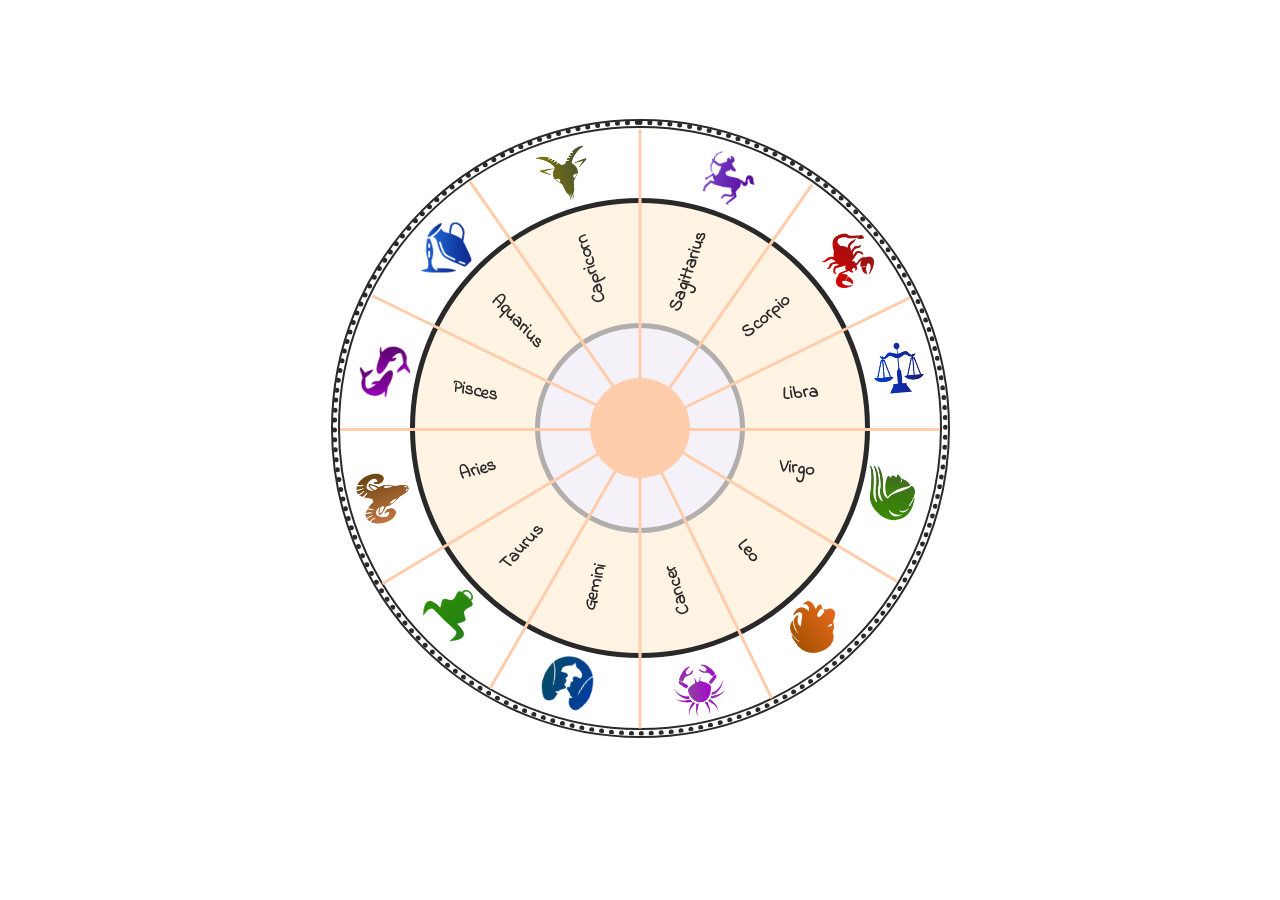
<file: index.html>
<!DOCTYPE html>
<html lang="en">

<head>
  <meta charset="UTF-8">
  <meta name="viewport" content="width=device-width, initial-scale=1.0">
  <link href="https://fonts.googleapis.com/css2?family=Indie+Flower&display=swap" rel="stylesheet">
  <title>Zodiac</title>
  <link rel="stylesheet" href="style.css">

</head>

<body>
  <section>
    <div class="roundOne">
      <div class="dottedRound">
        <div class="planeRound">
          <div class="roundThree">
            <div class="roundFour">

              <div class="roundTwo">
                <div class="lineOne">
                  <div class="symbolImg" id='libra'>
                    <a href="single.html" onclick='findImg("libra")'>
                      <img src="images/libra.png" alt="">
                    </a>
                  </div>
                  <div class="symbolText">

                    <a href="single.html" onclick='findImg("libra")'>
                      <p>Libra</p>
                    </a>
                  </div>
                </div>
                <div class="lineTwo">
                  <div class="symbolImg" id="scorpio">
                    <a href="single.html" onclick='findImg("scorpio")'>
                      <img src="images/scorpio.png" alt="">
                    </a>
                  </div>
                  <div class="symbolText">
                    <a href="single.html" onclick='findImg("scorpio")'>
                      <p>Scorpio</p>
                    </a>
                  </div>
                </div>
                <div class="lineThree">
                  <div class="symbolImg" id="sagittarius">
                    <a href="single.html" onclick='findImg("sagittarius")'>
                      <img src="images/sagittarius.png" alt="">
                    </a>
                  </div>
                  <div class="symbolText">
                    <a href="single.html" onclick='findImg("sagittarius")'>
                      <p>Sagittarius</p>
                    </a>
                  </div>
                </div>
                <div class="lineFour">
                  <div class="symbolImg" id="capricorn">
                    <a href="single.html" onclick='findImg("capricorn")'>
                      <img src="images/capricorn.png" alt="">
                    </a>
                  </div>
                  <div class="symbolText">
                    <a href="single.html" onclick='findImg("capricorn")'>
                      <p>Capricorn</p>
                    </a>
                  </div>
                </div>
                <div class="lineFive">
                  <div class="symbolImg" id="aquarius">
                    <a href="single.html" onclick='findImg("aquarius")'>
                      <img src="images/aquarius.png" alt="">
                    </a>
                  </div>
                  <div class="symbolText">
                    <a href="single.html" onclick='findImg("aquarius")'>
                      <p>Aquarius</p>
                    </a>
                  </div>
                </div>
                <div class="lineSix">
                  <div class="symbolImg" id="pisces">
                    <a href="single.html" onclick='findImg("pisces")'>
                      <img src="images/pisces.png" alt="">
                    </a>
                  </div>
                  <div class="symbolText">
                    <a href="single.html" onclick='findImg("pisces")'>
                      <p>Pisces</p>
                    </a>
                  </div>
                </div>
                <div class="lineSeven">
                  <div class="symbolImg" id="aries">
                    <a href="single.html" onclick='findImg("aries")'>
                      <img src="images/aries.png" alt="">
                    </a>
                  </div>
                  <div class="symbolText">
                    <a href="single.html" onclick='findImg("aries")'>
                      <p>Aries</p>
                    </a>
                  </div>
                </div>
                <div class="lineEight">
                  <div class="symbolImg" id="taurus">
                    <a href="single.html" onclick='findImg("taurus")'>
                      <img src="images/taurus.png" alt="">
                    </a>
                  </div>
                  <div class="symbolText">
                    <a href="single.html" onclick='findImg("taurus")'>
                      <p>Taurus</p>
                    </a>
                  </div>
                </div>
                <div class="lineNine">
                  <div class="symbolImg" id="gemini">
                    <a href="single.html" onclick='findImg("gemini")'>
                      <img src="images/gemini.png" alt="">
                    </a>
                  </div>
                  <div class="symbolText">
                    <a href="single.html" onclick='findImg("gemini")'>
                      <p>Gemini</p>
                    </a>
                  </div>
                </div>
                <div class="lineTen">
                  <div class="symbolImg" id="cancer">
                    <a href="single.html" onclick='findImg("cancer")'> <img src="images/cancer.png" alt=""></a>
                  </div>
                  <div class="symbolText">
                    <a href="single.html" onclick='findImg("cancer")'>
                      <p>Cancer</p>
                    </a>
                  </div>
                </div>
                <div class="lineEleven">
                  <div class="symbolImg" id="leo">
                    <a  href="single.html" onclick='findImg("leo")'>
                      <img src="images/leo.png" alt="">
                    </a>
                  </div>
                  <div class="symbolText">
                    <a href="single.html" onclick='findImg("leo")'>
                      <p>Leo</p>
                    </a>
                  </div>
                </div>
                <div class="lineTwelve">
                  <div class="symbolImg" id="virgo">
                    <a href="single.html" onclick='findImg("virgo")'>
                      <img src="images/virgo.png" alt="">
                    </a>
                  </div>
                  <div class="symbolText">
                    <a href="single.html" onclick='findImg("virgo")'>
                      <p>Virgo</p>
                    </a>
                  </div>
                </div>
              </div>

            </div>
          </div>
        </div>
      </div>

    </div>
  </section>
  <script src="script.js"></script>
</body>

</html>
</file>
<file: style.css>
p{
  font-family: 'Indie Flower', cursive;
  font-weight: 700;
  font-size: 18px;
}
.roundOne {
  position: relative;
  margin-left: 50%;
  transform: translate(-50%,0);
  margin-top: 10%;
  width: 600px;
  height: 600px;
  border-radius: 50%;
  background-color: #fff;
  border: 2px solid #292929;
}
.dottedRound{
  position: absolute;
  margin-left: 50%;
  margin-top: 50%;
  transform: translate(-50%, -50%);
  width: 605px;
  height: 605px;
  border-radius: 50%;
  border: 5px dotted #292929;
}
.planeRound{
  position: absolute;
  margin-left: 50%;
  margin-top: 50%;
  transform: translate(-50%, -50%);
  width: 615px;
  height: 615px;
  border-radius: 50%;
  border: 2px solid #292929;
}

.roundTwo {
  position: absolute;
  margin-left: 50%;
  margin-top: 50%;
  transform: translate(-50%, -50%);
  width: 100px;
  height: 100px;
  border-radius: 50%;
  background-color: #ffcdab;
  z-index: -100;
}

.roundThree {
  position: absolute;
  margin-left: 50%;
  margin-top: 50%;
  transform: translate(-50%, -50%);
  width: 450px;
  height: 450px;
  border-radius: 50%;
  z-index: 1;
  background-color: #fff4e3;
  border: 5px solid #292929;
}
.roundFour {
  position: absolute;
  margin-left: 50%;
  margin-top: 50%;
  transform: translate(-50%, -50%);
  width: 200px;
  height: 200px;
  border-radius: 50%;
  z-index: 1;
  background-color: #f4f2f8;
  border: 5px solid #b3aeae;
}

.roundTwo img {
  width: 50px;
  height: 50px;
}

.symbolImg {
  float: left;
}

.symbolText {
  float: left;
  padding-left: 20px;
}
.symbolText a{
text-decoration: none;
color: #292929;
}

.lineOne {
 z-index: -9999999;
  position: absolute;
  margin-left: 50%;
  margin-top: 50%;
  width: 300px;
  height: 3px;
  background-color: #ffcdab;
  transform: rotate(180deg);
}

.lineTwo {
  position: absolute;
  margin-left: 35px;
  margin-top: -16px;
  width: 300px;
  height: 3px;
  background-color: #ffcdab;;
  transform: rotate(154deg);
}

.lineThree {
  position: absolute;
  margin-left: -14px;
  margin-top: -72px;
  width: 300px;
  height: 3px;
  background-color: #ffcdab;;
  transform: rotate(125deg);
}

.lineFour {
  position: absolute;
  margin-left: -100px;
  margin-top: -100px;
  width: 300px;
  height: 3px;
  background-color: #ffcdab;
  transform: rotate(90deg);
}

.lineFive {
  position: absolute;
  margin-left: -184px;
  margin-top: -75px;
  width: 300px;
  height: 3px;
  background-color: #ffcdab;
  transform: rotate(55deg);
}

.lineSix {
  position: absolute;
  margin-left: -233px;
  margin-top: -18px;
  width: 300px;
  height: 3px;
  background-color: #ffcdab;
  transform: rotate(26deg);
}

.lineSeven {
  position: absolute;
  margin-left: -250px;
  margin-top: 50px;
  width: 300px;
  height: 3px;
  background-color: #ffcdab;
  transform: rotate(0deg);
}

.lineEight {
  position: absolute;
  margin-left: -229px;
  margin-top: 127px;
  width: 300px;
  height: 3px;
  background-color: #ffcdab;
  transform: rotate(-31deg);
}

.lineNine {
  position: absolute;
  margin-left: -175px;
  margin-top: 179px;
  width: 300px;
  height: 3px;
  background-color: #ffcdab;
  transform: rotate(-60deg);
}

.lineTen {
  position: absolute;
  margin-left: -100px;
  margin-top: 199px;
  width: 300px;
  height: 3px;
  background-color: #ffcdab;
  transform: rotate(270deg);
}

.lineEleven {
  position: absolute;
  margin-left: -34px;
  margin-top: 184px;
  width: 300px;
  height: 3px;
  background-color: #ffcdab;
  transform: rotate(244deg);
}

.lineTwelve {
  position: absolute;
  margin-left: 29px;
  margin-top: 125px;
  width: 300px;
  height: 3px;
  background-color: #ffcdab;
  transform: rotate(211deg);
}

.lineOne .symbolText{
margin-left: 56px;
margin-top: 6px;
transform: rotate(176deg);
}
.lineTwo .symbolText{
margin-left: 48px;
margin-top: 14px;
transform: rotate(166deg);
}
.lineThree .symbolText{
margin-top: 19px;
transform: rotate(164deg);
}
.lineFour .symbolText{
margin-left: -7px;
margin-top: 16px;
transform: rotate(164deg);
}
.lineFive .symbolText{
margin-left: -41px;
margin-top: 14px;
transform: rotate(-10deg);
}
.lineSix .symbolText{
margin-left: 2px;
margin-top: 14px;
transform: rotate(-15deg);
}
.lineSeven .symbolText{
transform: rotate(-16deg);
margin-top: 14px;
}
.lineEight .symbolText{
transform: rotate(-16deg);
margin-top: 14px;
margin-left: -8px;
}
.lineNine .symbolText{
transform: rotate(-16deg);
margin-top: 14px;
margin-left: -8px;
}
.lineTen .symbolText{
transform: rotate(-16deg);
margin-top: 11px;
margin-left: 4px;
}
.lineEleven .symbolText{
  margin-left: 20px;
  margin-top: 11px;
  transform: rotate(164deg);
}
.lineTwelve .symbolText{
  margin-left: 16px;
  transform: rotate(155deg);
  margin-top: 11px;
}



/* Image Rotate */

#libra{
  transform: rotate(175deg);
  padding-bottom: 35px;
  padding-right: 15px;
}

#scorpio{
  transform: rotate(-10deg);
  padding-left: 10px;
  padding-top: 40px;
}

#sagittarius{
  transform: rotate(250deg);
  padding-right: 50px;
  padding-bottom: 30px;
}

#capricorn{
  transform: rotate(255deg);
  padding-right: 60px;
  padding-bottom: 30px;
}

#aquarius{
  transform: rotate(-55deg);
  padding-right: 80px;
}

#pisces{
  transform: rotate(-125deg);
  padding-right: 40px;
  padding-bottom: 25px;
}

#aries{
  transform: rotate(-110deg);
   padding-right: 50px;
   padding-bottom: 25px;
}

#taurus{
  transform: rotate(-105deg);
  padding-bottom: 15px;
  padding-right: 50px;
}

#gemini{
  transform: rotate(-100deg);
  padding-bottom: 20px;
  padding-right: 55px;
}

#cancer{
  transform: rotate(80deg);
  padding-top: 25px;
  padding-left: 40px;
}

#leo{
  transform: rotate(-100deg);
  padding-bottom: 25px;
  padding-right: 60px;
}

#virgo{
  transform: rotate(-110deg);
  padding-bottom: 25px;
  padding-right: 60px;
}


/* responsive */
@media (max-width: 1200px) {
  
}
@media (max-width: 768px) {
  
}
@media (max-width: 668px) {
  
  p{
    font-family: 'Indie Flower', cursive;
    font-weight: bold;
    font-size: 14px;
}
  .roundOne {
    position: relative;
    /* margin-left: 35%;
    margin-top: 10%; */
    width: 310px;
    height: 310px;
    border-radius: 50%;
    background-color: #fff;
    border: 2px solid #292929;
  }
  .dottedRound{
    position: absolute;
    margin-left: 50%;
    margin-top: 50%;
    transform: translate(-50%, -50%);
    width: 314px;
    height: 314px;
    border-radius: 50%;
    border: 5px dotted #292929;
  }
  .planeRound{
    position: absolute;
    margin-left: 50%;
    margin-top: 50%;
    transform: translate(-50%, -50%);
    width: 325px;
    height: 325px;
    border-radius: 50%;
    border: 2px solid #292929;
  }

  .roundTwo {
    position: absolute;
    margin-left: 50%;
    margin-top: 50%;
    transform: translate(-50%, -50%);
    width: 30px;
    height: 30px;
    border-radius: 50%;
    background-color: #ffcdab;
    z-index: -100;
  }

  .roundThree {
    position: absolute;
    margin-left: 50%;
    margin-top: 50%;
    transform: translate(-50%, -50%);
    width: 70px;
    height: 70px;
    border-radius: 50%;
    z-index: 1;
    background-color: #fff4e3;
    border: 5px solid #292929;
  }
  .roundFour {
    position: absolute;
    margin-left: 50%;
    margin-top: 50%;
    transform: translate(-50%, -50%);
    width: 200px;
    height: 200px;
    border-radius: 50%;
    z-index: 1;
    background-color: #f4f2f8;
    border: 5px solid #b3aeae;
  }

  .roundTwo img {
    width: 30px;
    height: 30px;
  }

  .symbolImg {
    float: left;
  }

  .symbolText {
    float: left;
    padding-left: 20px;
  }
  .symbolText a{
text-decoration: none;
color: #292929;
  }

  .lineOne {
   z-index: -9999999;
    position: absolute;
    margin-left: 50%;
    margin-top: 50%;
    width: 155px;
    height: 3px;
    background-color: #ffcdab;
    transform: rotate(180deg);
  }

  .lineTwo {
    position: absolute;
    margin-left: 7px;
    margin-top: -20px;
    width: 155px;
    height: 3px;
    background-color: #ffcdab;;
    transform: rotate(154deg);
  }

  .lineThree {
    position: absolute;
    margin-left: -24px;
    margin-top: -53px;
    width: 155px;
    height: 3px;
    background-color: #ffcdab;;
    transform: rotate(123deg);
  }

  .lineFour {
    position: absolute;
    margin-left: -65px;
    margin-top: -64px;
    width: 155px;
    height: 3px;
    background-color: #ffcdab;
    transform: rotate(90deg);
  }

  .lineFive {
    position: absolute;
    margin-left: -107px;
    margin-top: -50px;
    width: 155px;
    height: 3px;
    background-color: #ffcdab;
    transform: rotate(55deg);
  }

  .lineSix {
    position: absolute;
    margin-left: -134px;
    margin-top: -19px;
    width: 155px;
    height: 3px;
    background-color: #ffcdab;
    transform: rotate(26deg);
  }

  .lineSeven {
    position: absolute;
    margin-left: -140px;
    margin-top: 15px;
    width: 155px;
    height: 3px;
    background-color: #ffcdab;
    transform: rotate(0deg);
  }

  .lineEight {
    position: absolute;
    margin-left: -128px;
    margin-top: 55px;
    width: 155px;
    height: 3px;
    background-color: #ffcdab;
    transform: rotate(-31deg);
  }

  .lineNine {
    position: absolute;
    margin-left: -101px;
    margin-top: 80px;
    width: 155px;
    height: 3px;
    background-color: #ffcdab;
    transform: rotate(-60deg);
  }

  .lineTen {
    position: absolute;
    margin-left: -65px;
    margin-top: 91px;
    width: 155px;
    height: 3px;
    background-color: #ffcdab;
    transform: rotate(270deg);
  }

  .lineEleven {
    position: absolute;
    margin-left: -29px;
    margin-top: 83px;
    width: 155px;
    height: 3px;
    background-color: #ffcdab;
    transform: rotate(244deg);
  }

  .lineTwelve {
    position: absolute;
    margin-left: 3px;
    margin-top: 55px;
    width: 155px;
    height: 3px;
    background-color: #ffcdab;
    transform: rotate(211deg);
  }

.lineOne .symbolText{
  margin-left: 51px;
  margin-top: 15px;
  transform: rotate(145deg);
}
.lineTwo .symbolText{
  margin-left: 89px;
  margin-top: -42px;
  transform: rotate(127deg);
}
.lineThree .symbolText{
  margin-top: -29px;
  margin-left: 78px;
  transform: rotate(131deg);
}
.lineFour .symbolText{
margin-left: 83px;
margin-top: -25px;
  transform: rotate(135deg);
}
.lineFive .symbolText{
  margin-left: -15px;
 margin-top: 28px;
 transform: rotate(-47deg);
}
.lineSix .symbolText{
  margin-left: 69px;
 margin-top: -10px;
 transform: rotate(-36deg);
}
.lineSeven .symbolText{
  transform: rotate(-48deg);
  margin-top: 29px;
  margin-left: 14px;
}
.lineEight .symbolText{
  transform: rotate(-48deg);
  margin-top: 26px;
  margin-left: 10px;
}
.lineNine .symbolText{
  transform: rotate(-40deg);
  margin-top: 27px;
  margin-left: 6px;
}
.lineTen .symbolText{
  transform: rotate(-36deg);
  margin-top: 28px;
  margin-left: 14px;
}
  .lineEleven .symbolText{
    margin-left: 25px;
    margin-top: 16px;
    transform: rotate(136deg);
  }
  .lineTwelve .symbolText{
    margin-left: 35px;
    transform: rotate(144deg);
    margin-top: 11px;
  }

  

  /* Image Rotate */

  #libra{
    transform: rotate(175deg);
    padding-bottom: 14px;
    padding-right: 13px;
  }

  #scorpio{
    transform: rotate(-10deg);
    padding-left: 13px;
    padding-top: 26px;
  }

  #sagittarius{
    transform: rotate(250deg);
    padding-right: 31px;
    padding-bottom: 9px;
  }

  #capricorn{
    transform: rotate(255deg);
    padding-right: 37px;
    padding-bottom: 6px;
  }
  
  #aquarius{
    transform: rotate(-55deg);
    padding-right: 53px;
    padding-bottom: 0px;
  }

  #pisces{
    transform: rotate(-125deg);
    padding-right: 26px;
    padding-bottom: 0px;
  }

  #aries{
    transform: rotate(-110deg);
     padding-right: 35px;
     padding-bottom: 0px;
  }

  #taurus{
    transform: rotate(-105deg);
    padding-bottom: 0px;
    padding-right: 30px;
  }

  #gemini{
    transform: rotate(-100deg);
    padding-bottom: 0px;
    padding-right: 32px;
  }

  #cancer{
    transform: rotate(80deg);
    padding-top: 11px;
    padding-left: 24px;
  }

  #leo{
    transform: rotate(-100deg);
    padding-bottom: 6px;
    padding-right: 37px;
  }

  #virgo{
    transform: rotate(-110deg);
    padding-bottom: 0px;
    padding-right: 32px;
  }
}
@media (max-width: 360px) {

  p{
    font-family: 'Indie Flower', cursive;
    font-weight: bold;
    font-size: 14px;
}
  .roundOne {
    position: relative;
    /* margin-left: 35%;
    margin-top: 10%; */
    width: 310px;
    height: 310px;
    border-radius: 50%;
    background-color: #fff;
    border: 2px solid #292929;
  }
  .dottedRound{
    position: absolute;
    margin-left: 50%;
    margin-top: 50%;
    transform: translate(-50%, -50%);
    width: 314px;
    height: 314px;
    border-radius: 50%;
    border: 5px dotted #292929;
  }
  .planeRound{
    position: absolute;
    margin-left: 50%;
    margin-top: 50%;
    transform: translate(-50%, -50%);
    width: 325px;
    height: 325px;
    border-radius: 50%;
    border: 2px solid #292929;
  }

  .roundTwo {
    position: absolute;
    margin-left: 50%;
    margin-top: 50%;
    transform: translate(-50%, -50%);
    width: 30px;
    height: 30px;
    border-radius: 50%;
    background-color: #ffcdab;
    z-index: -100;
  }

  .roundThree {
    position: absolute;
    margin-left: 50%;
    margin-top: 50%;
    transform: translate(-50%, -50%);
    width: 70px;
    height: 70px;
    border-radius: 50%;
    z-index: 1;
    background-color: #fff4e3;
    border: 5px solid #292929;
  }
  .roundFour {
    position: absolute;
    margin-left: 50%;
    margin-top: 50%;
    transform: translate(-50%, -50%);
    width: 200px;
    height: 200px;
    border-radius: 50%;
    z-index: 1;
    background-color: #f4f2f8;
    border: 5px solid #b3aeae;
  }

  .roundTwo img {
    width: 30px;
    height: 30px;
  }

  .symbolImg {
    float: left;
  }

  .symbolText {
    float: left;
    padding-left: 20px;
  }
  .symbolText a{
text-decoration: none;
color: #292929;
  }

  .lineOne {
   z-index: -9999999;
    position: absolute;
    margin-left: 50%;
    margin-top: 50%;
    width: 155px;
    height: 3px;
    background-color: #ffcdab;
    transform: rotate(180deg);
  }

  .lineTwo {
    position: absolute;
    margin-left: 7px;
    margin-top: -20px;
    width: 155px;
    height: 3px;
    background-color: #ffcdab;;
    transform: rotate(154deg);
  }

  .lineThree {
    position: absolute;
    margin-left: -24px;
    margin-top: -53px;
    width: 155px;
    height: 3px;
    background-color: #ffcdab;;
    transform: rotate(123deg);
  }

  .lineFour {
    position: absolute;
    margin-left: -65px;
    margin-top: -64px;
    width: 155px;
    height: 3px;
    background-color: #ffcdab;
    transform: rotate(90deg);
  }

  .lineFive {
    position: absolute;
    margin-left: -107px;
    margin-top: -50px;
    width: 155px;
    height: 3px;
    background-color: #ffcdab;
    transform: rotate(55deg);
  }

  .lineSix {
    position: absolute;
    margin-left: -134px;
    margin-top: -19px;
    width: 155px;
    height: 3px;
    background-color: #ffcdab;
    transform: rotate(26deg);
  }

  .lineSeven {
    position: absolute;
    margin-left: -140px;
    margin-top: 15px;
    width: 155px;
    height: 3px;
    background-color: #ffcdab;
    transform: rotate(0deg);
  }

  .lineEight {
    position: absolute;
    margin-left: -128px;
    margin-top: 55px;
    width: 155px;
    height: 3px;
    background-color: #ffcdab;
    transform: rotate(-31deg);
  }

  .lineNine {
    position: absolute;
    margin-left: -101px;
    margin-top: 80px;
    width: 155px;
    height: 3px;
    background-color: #ffcdab;
    transform: rotate(-60deg);
  }

  .lineTen {
    position: absolute;
    margin-left: -65px;
    margin-top: 91px;
    width: 155px;
    height: 3px;
    background-color: #ffcdab;
    transform: rotate(270deg);
  }

  .lineEleven {
    position: absolute;
    margin-left: -29px;
    margin-top: 83px;
    width: 155px;
    height: 3px;
    background-color: #ffcdab;
    transform: rotate(244deg);
  }

  .lineTwelve {
    position: absolute;
    margin-left: 3px;
    margin-top: 55px;
    width: 155px;
    height: 3px;
    background-color: #ffcdab;
    transform: rotate(211deg);
  }

.lineOne .symbolText{
  margin-left: 51px;
  margin-top: 15px;
  transform: rotate(145deg);
}
.lineTwo .symbolText{
  margin-left: 89px;
  margin-top: -42px;
  transform: rotate(127deg);
}
.lineThree .symbolText{
  margin-top: -29px;
  margin-left: 78px;
  transform: rotate(131deg);
}
.lineFour .symbolText{
margin-left: 83px;
margin-top: -25px;
  transform: rotate(135deg);
}
.lineFive .symbolText{
  margin-left: -15px;
 margin-top: 28px;
 transform: rotate(-47deg);
}
.lineSix .symbolText{
  margin-left: 69px;
 margin-top: -10px;
 transform: rotate(-36deg);
}
.lineSeven .symbolText{
  transform: rotate(-48deg);
  margin-top: 29px;
  margin-left: 14px;
}
.lineEight .symbolText{
  transform: rotate(-48deg);
  margin-top: 26px;
  margin-left: 10px;
}
.lineNine .symbolText{
  transform: rotate(-40deg);
  margin-top: 27px;
  margin-left: 6px;
}
.lineTen .symbolText{
  transform: rotate(-36deg);
  margin-top: 28px;
  margin-left: 14px;
}
  .lineEleven .symbolText{
    margin-left: 25px;
    margin-top: 16px;
    transform: rotate(136deg);
  }
  .lineTwelve .symbolText{
    margin-left: 35px;
    transform: rotate(144deg);
    margin-top: 11px;
  }

  

  /* Image Rotate */

  #libra{
    transform: rotate(175deg);
    padding-bottom: 14px;
    padding-right: 13px;
  }

  #scorpio{
    transform: rotate(-10deg);
    padding-left: 13px;
    padding-top: 26px;
  }

  #sagittarius{
    transform: rotate(250deg);
    padding-right: 31px;
    padding-bottom: 9px;
  }

  #capricorn{
    transform: rotate(255deg);
    padding-right: 37px;
    padding-bottom: 6px;
  }
  
  #aquarius{
    transform: rotate(-55deg);
    padding-right: 53px;
    padding-bottom: 0px;
  }

  #pisces{
    transform: rotate(-125deg);
    padding-right: 26px;
    padding-bottom: 0px;
  }

  #aries{
    transform: rotate(-110deg);
     padding-right: 35px;
     padding-bottom: 0px;
  }

  #taurus{
    transform: rotate(-105deg);
    padding-bottom: 0px;
    padding-right: 30px;
  }

  #gemini{
    transform: rotate(-100deg);
    padding-bottom: 0px;
    padding-right: 32px;
  }

  #cancer{
    transform: rotate(80deg);
    padding-top: 11px;
    padding-left: 24px;
  }

  #leo{
    transform: rotate(-100deg);
    padding-bottom: 6px;
    padding-right: 37px;
  }

  #virgo{
    transform: rotate(-110deg);
    padding-bottom: 0px;
    padding-right: 32px;
  }

}
</file>
